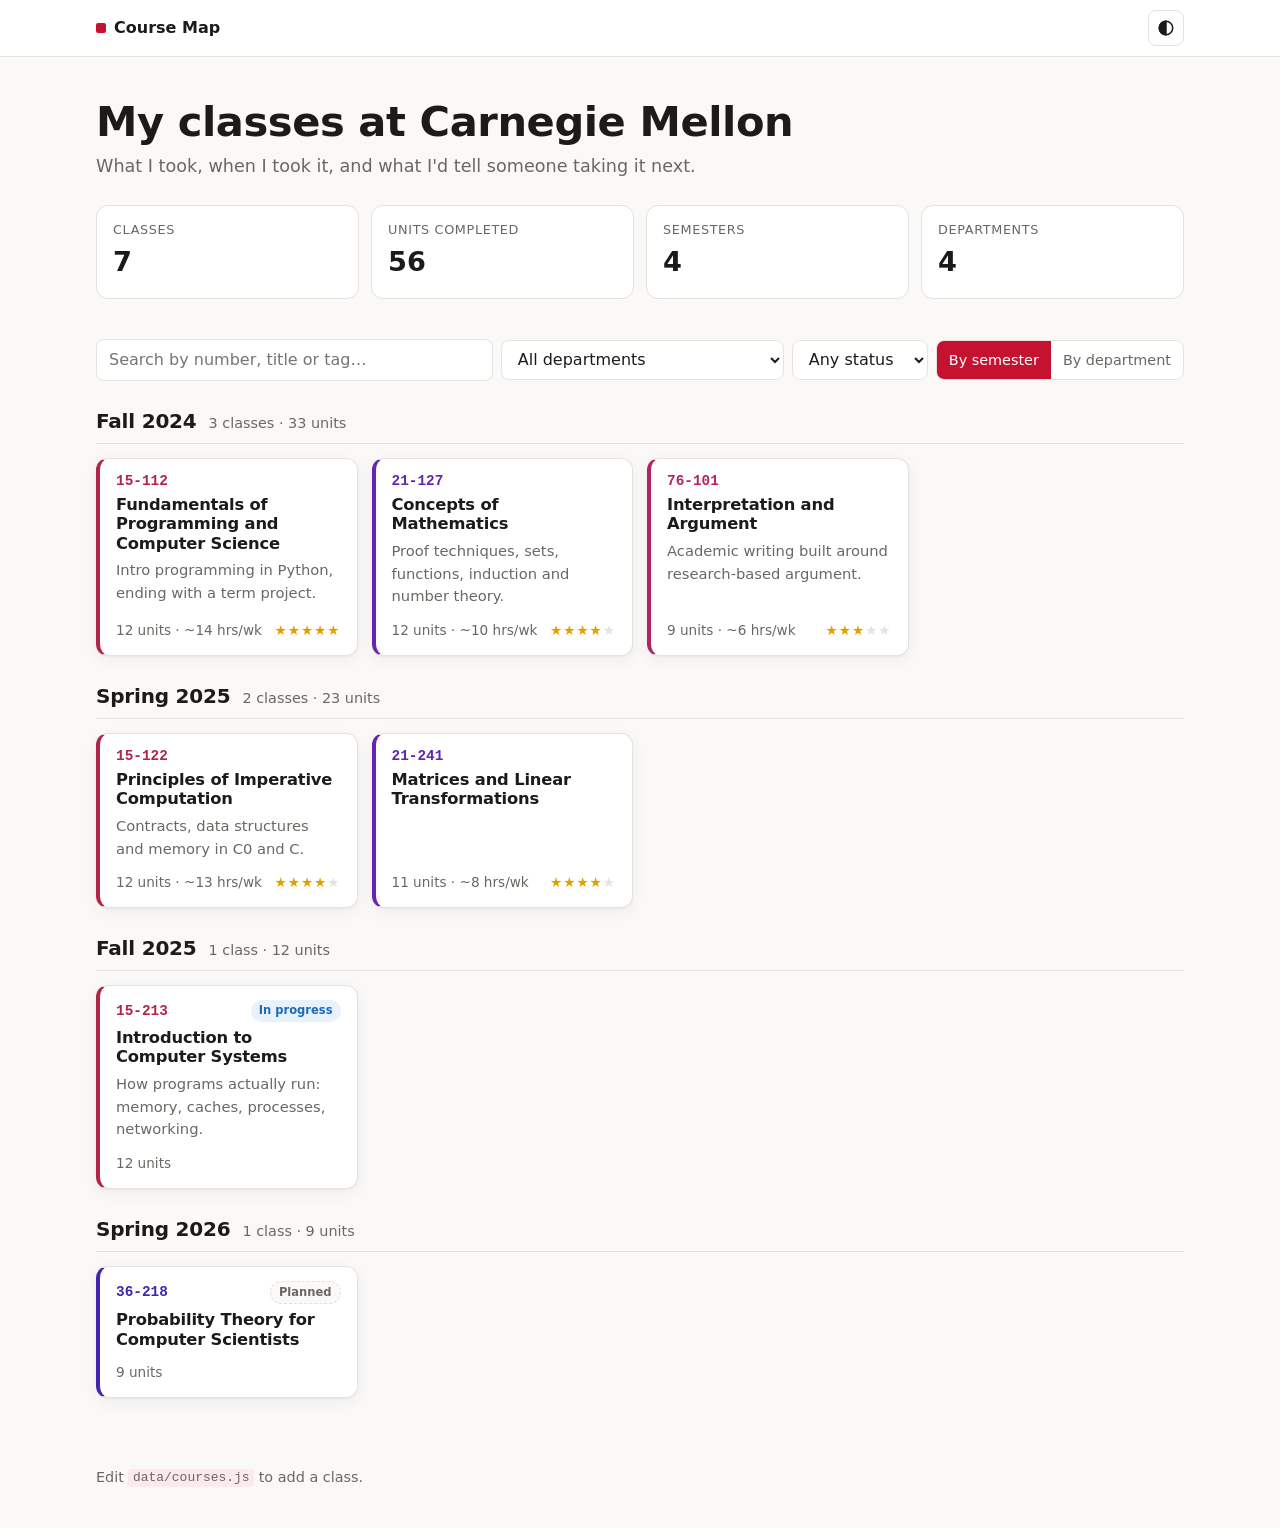
<file: index.html>
<!doctype html>
<html lang="en">
<head>
  <meta charset="utf-8">
  <meta name="viewport" content="width=device-width, initial-scale=1">
  <title>Course Map</title>
  <meta name="description" content="A record of every class I've taken at Carnegie Mellon.">
  <link rel="stylesheet" href="assets/style.css">
</head>
<body>
  <header class="site-header">
    <div class="wrap header-row">
      <a class="brand" href="./">Course&nbsp;Map</a>
      <button class="icon-btn" data-theme-toggle aria-label="Toggle dark mode"><svg width="18" height="18" viewBox="0 0 24 24" fill="none" stroke="currentColor" stroke-width="2" aria-hidden="true"><circle cx="12" cy="12" r="9"/><path d="M12 3a9 9 0 0 0 0 18z" fill="currentColor"/></svg></button>
    </div>
  </header>

  <main class="wrap">
    <section class="hero">
      <h1>My classes at Carnegie Mellon</h1>
      <p class="lede">What I took, when I took it, and what I'd tell someone taking it next.</p>
      <dl class="stats" id="stats"></dl>
    </section>

    <section class="toolbar" aria-label="Filters">
      <input id="search" type="search" placeholder="Search by number, title or tag…" aria-label="Search courses">
      <select id="dept" aria-label="Department"><option value="">All departments</option></select>
      <select id="status" aria-label="Status">
        <option value="">Any status</option>
        <option value="completed">Completed</option>
        <option value="in-progress">In progress</option>
        <option value="planned">Planned</option>
      </select>
      <div class="segmented" role="group" aria-label="Layout">
        <button data-view="timeline" aria-pressed="true">By semester</button>
        <button data-view="dept" aria-pressed="false">By department</button>
      </div>
    </section>

    <div id="results"></div>
  </main>

  <footer class="site-footer wrap">
    Edit <code>data/courses.js</code> to add a class.
  </footer>

  <script src="data/courses.js"></script>
  <script src="assets/common.js"></script>
  <script src="assets/index.js"></script>
</body>
</html>
</file>
<file: assets/style.css>
:root {
  --bg: #faf9f7;
  --surface: #ffffff;
  --text: #1c1b1a;
  --muted: #6b6762;
  --border: #e6e2dc;
  --accent: #c41230;
  --accent-soft: #fbe9ec;
  --shadow: 0 1px 2px rgb(0 0 0 / .04), 0 4px 16px rgb(0 0 0 / .05);
  --dept-l: 42%;
  --dept-bg-l: 95%;
  --radius: 12px;
  color-scheme: light;
}
@media (prefers-color-scheme: dark) {
  :root:not([data-theme="light"]) {
    --bg: #141312; --surface: #1d1c1a; --text: #ece9e4; --muted: #a29d96;
    --border: #2f2d2a; --accent: #ff5a6e; --accent-soft: #3a1c21;
    --shadow: 0 1px 2px rgb(0 0 0 / .3);
    --dept-l: 70%; --dept-bg-l: 18%;
    color-scheme: dark;
  }
}
:root[data-theme="dark"] {
  --bg: #141312; --surface: #1d1c1a; --text: #ece9e4; --muted: #a29d96;
  --border: #2f2d2a; --accent: #ff5a6e; --accent-soft: #3a1c21;
  --shadow: 0 1px 2px rgb(0 0 0 / .3);
  --dept-l: 70%; --dept-bg-l: 18%;
  color-scheme: dark;
}

* { box-sizing: border-box; }
html { -webkit-text-size-adjust: 100%; }
body {
  margin: 0;
  background: var(--bg);
  color: var(--text);
  font: 16px/1.55 ui-sans-serif, system-ui, -apple-system, "Segoe UI", Roboto, sans-serif;
}
a { color: var(--accent); }
code { font: .9em ui-monospace, SFMono-Regular, Menlo, monospace; background: var(--accent-soft); padding: .1em .35em; border-radius: 4px; }
h1, h2, h3 { line-height: 1.2; letter-spacing: -.01em; }

.wrap { max-width: 1120px; margin: 0 auto; padding: 0 16px; }
.narrow { max-width: 760px; }

/* Header */
.site-header { border-bottom: 1px solid var(--border); background: var(--surface); position: sticky; top: 0; z-index: 10; }
.header-row { display: flex; align-items: center; justify-content: space-between; height: 56px; }
.brand { font-weight: 700; color: var(--text); text-decoration: none; display: flex; gap: .5rem; align-items: center; }
.brand::before { content: ""; width: 10px; height: 10px; border-radius: 2px; background: var(--accent); }
.icon-btn { background: none; border: 1px solid var(--border); color: var(--text); border-radius: 8px; width: 36px; height: 36px; cursor: pointer; display: grid; place-items: center; }
.icon-btn:hover { background: var(--accent-soft); }

/* Hero */
.hero { padding: 40px 0 16px; }
.hero h1 { font-size: clamp(1.8rem, 4vw, 2.6rem); margin: 0 0 .4rem; }
.lede { color: var(--muted); font-size: 1.1rem; margin: 0 0 1.5rem; max-width: 60ch; }
.stats { display: grid; grid-template-columns: repeat(auto-fit, minmax(130px, 1fr)); gap: 12px; margin: 0; }
.stats div { background: var(--surface); border: 1px solid var(--border); border-radius: var(--radius); padding: 14px 16px; }
.stats dt { color: var(--muted); font-size: .8rem; text-transform: uppercase; letter-spacing: .05em; }
.stats dd { margin: 2px 0 0; font-size: 1.7rem; font-weight: 700; font-variant-numeric: tabular-nums; }

/* Toolbar */
.toolbar { display: flex; flex-wrap: wrap; gap: 8px; margin: 24px 0 8px; align-items: center; }
.toolbar input, .toolbar select {
  font: inherit; color: var(--text); background: var(--surface);
  border: 1px solid var(--border); border-radius: 8px; padding: 8px 12px; min-height: 40px;
}
.toolbar input { flex: 1 1 240px; min-width: 0; }
.toolbar select { flex: 0 1 auto; max-width: 100%; }
.toolbar input:focus, .toolbar select:focus { outline: 2px solid var(--accent); outline-offset: 1px; }
.segmented { display: inline-flex; border: 1px solid var(--border); border-radius: 8px; overflow: hidden; background: var(--surface); }
.segmented button { font: inherit; font-size: .9rem; border: 0; background: none; color: var(--muted); padding: 8px 12px; cursor: pointer; min-height: 38px; }
.segmented button[aria-pressed="true"] { background: var(--accent); color: #fff; }

/* Groups + cards */
.group { margin: 28px 0; }
.group-head { display: flex; align-items: baseline; gap: 12px; flex-wrap: wrap; border-bottom: 1px solid var(--border); padding-bottom: 8px; margin-bottom: 14px; }
.group-head h2 { margin: 0; font-size: 1.25rem; }
.group-meta { color: var(--muted); font-size: .9rem; }
.grid { display: grid; grid-template-columns: repeat(auto-fill, minmax(260px, 1fr)); gap: 14px; }

.card {
  --dept: hsl(var(--hue) 65% var(--dept-l));
  display: flex; flex-direction: column; gap: 6px;
  background: var(--surface); border: 1px solid var(--border); border-left: 4px solid var(--dept);
  border-radius: var(--radius); padding: 14px 16px; color: inherit; text-decoration: none;
  box-shadow: var(--shadow); transition: transform .12s ease, border-color .12s ease;
}
.card:hover { transform: translateY(-2px); border-color: var(--dept); }
.card:focus-visible { outline: 2px solid var(--accent); outline-offset: 2px; }
.card-top { display: flex; justify-content: space-between; align-items: center; gap: 8px; }
.num { font: 600 .9rem ui-monospace, SFMono-Regular, Menlo, monospace; color: hsl(var(--hue) 65% var(--dept-l)); }
.card h3 { margin: 0; font-size: 1.02rem; }
.summary { margin: 0; color: var(--muted); font-size: .92rem; }
.card-foot { margin-top: auto; padding-top: 6px; display: flex; justify-content: space-between; align-items: center; font-size: .85rem; color: var(--muted); }
.stars { color: #e0a100; letter-spacing: 1px; }
.stars .dim { color: var(--border); }

.pill { font-size: .72rem; font-weight: 600; padding: 2px 8px; border-radius: 99px; white-space: nowrap; }
.pill-in-progress { background: hsl(210 80% var(--dept-bg-l)); color: hsl(210 70% var(--dept-l)); }
.pill-planned { background: var(--bg); color: var(--muted); border: 1px dashed var(--border); }

.empty { color: var(--muted); padding: 40px 0; text-align: center; }

/* Course page */
.course { padding: 32px 0 8px; }
.eyebrow { color: var(--muted); font-size: .9rem; margin: 0 0 .5rem; }
.eyebrow a { color: inherit; }
.course h1 { font-size: clamp(1.6rem, 4vw, 2.3rem); margin: 0 0 .6rem; }
.course h1 .num { display: block; font-size: 1rem; margin-bottom: .3rem; }
.course h2 { font-size: 1.15rem; margin: 2rem 0 .75rem; }
.tags { list-style: none; padding: 0; margin: 0 0 1.25rem; display: flex; flex-wrap: wrap; gap: 6px; }
.tags li { font-size: .8rem; padding: 3px 10px; border-radius: 99px; background: hsl(var(--hue) 60% var(--dept-bg-l)); color: hsl(var(--hue) 60% var(--dept-l)); }
.facts { display: grid; grid-template-columns: repeat(auto-fit, minmax(160px, 1fr)); background: var(--surface); border: 1px solid var(--border); border-radius: var(--radius); overflow: hidden; margin: 0; }
.facts div { padding: 12px 14px; box-shadow: 0 0 0 .5px var(--border); }
.facts dt { color: var(--muted); font-size: .78rem; text-transform: uppercase; letter-spacing: .05em; }
.facts dd { margin: 2px 0 0; font-weight: 600; }
.takeaways, .links { padding-left: 1.2rem; }
.takeaways li, .links li { margin: .3rem 0; }
.muted { color: var(--muted); }

.prose { overflow-wrap: anywhere; }
.prose h2 { font-size: 1.05rem; }
.prose pre { background: var(--surface); border: 1px solid var(--border); border-radius: 8px; padding: 12px 14px; overflow-x: auto; }
.prose pre code { background: none; padding: 0; }
.prose blockquote { margin: 1rem 0; padding: .25rem 1rem; border-left: 3px solid var(--accent); color: var(--muted); }
.prose img { max-width: 100%; }

.pager { display: grid; grid-template-columns: 1fr 1fr; gap: 12px; margin: 40px 0 0; }
.pager a { display: flex; flex-direction: column; padding: 12px 14px; border: 1px solid var(--border); border-radius: var(--radius); background: var(--surface); text-decoration: none; color: var(--text); min-width: 0; }
.pager a span { overflow: hidden; text-overflow: ellipsis; white-space: nowrap; }
.pager small { color: var(--muted); }
.pager-next { text-align: right; grid-column: 2; }

.site-footer { color: var(--muted); font-size: .9rem; padding: 40px 16px; }

@media (max-width: 560px) {
  .segmented { width: 100%; }
  .segmented button { flex: 1; }
  .pager { grid-template-columns: 1fr; }
  .pager-next { grid-column: 1; }
}
</file>
